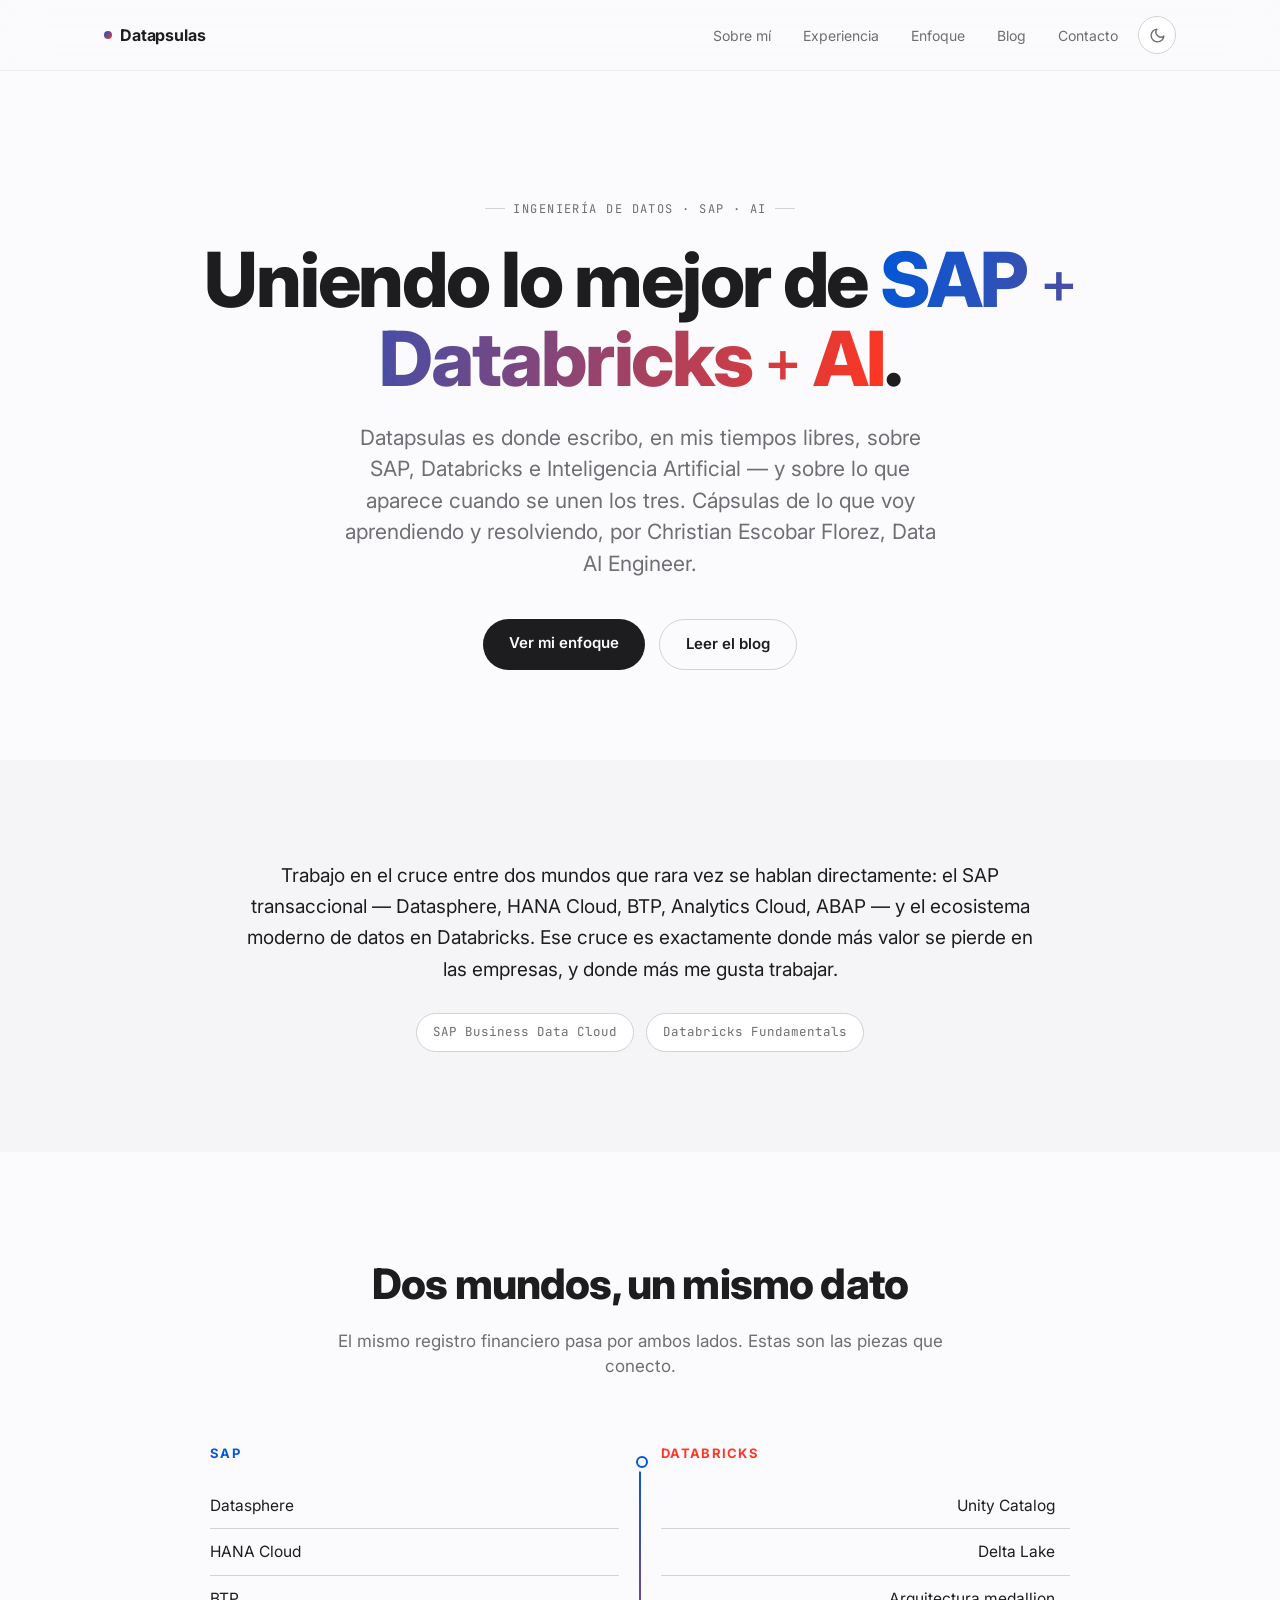
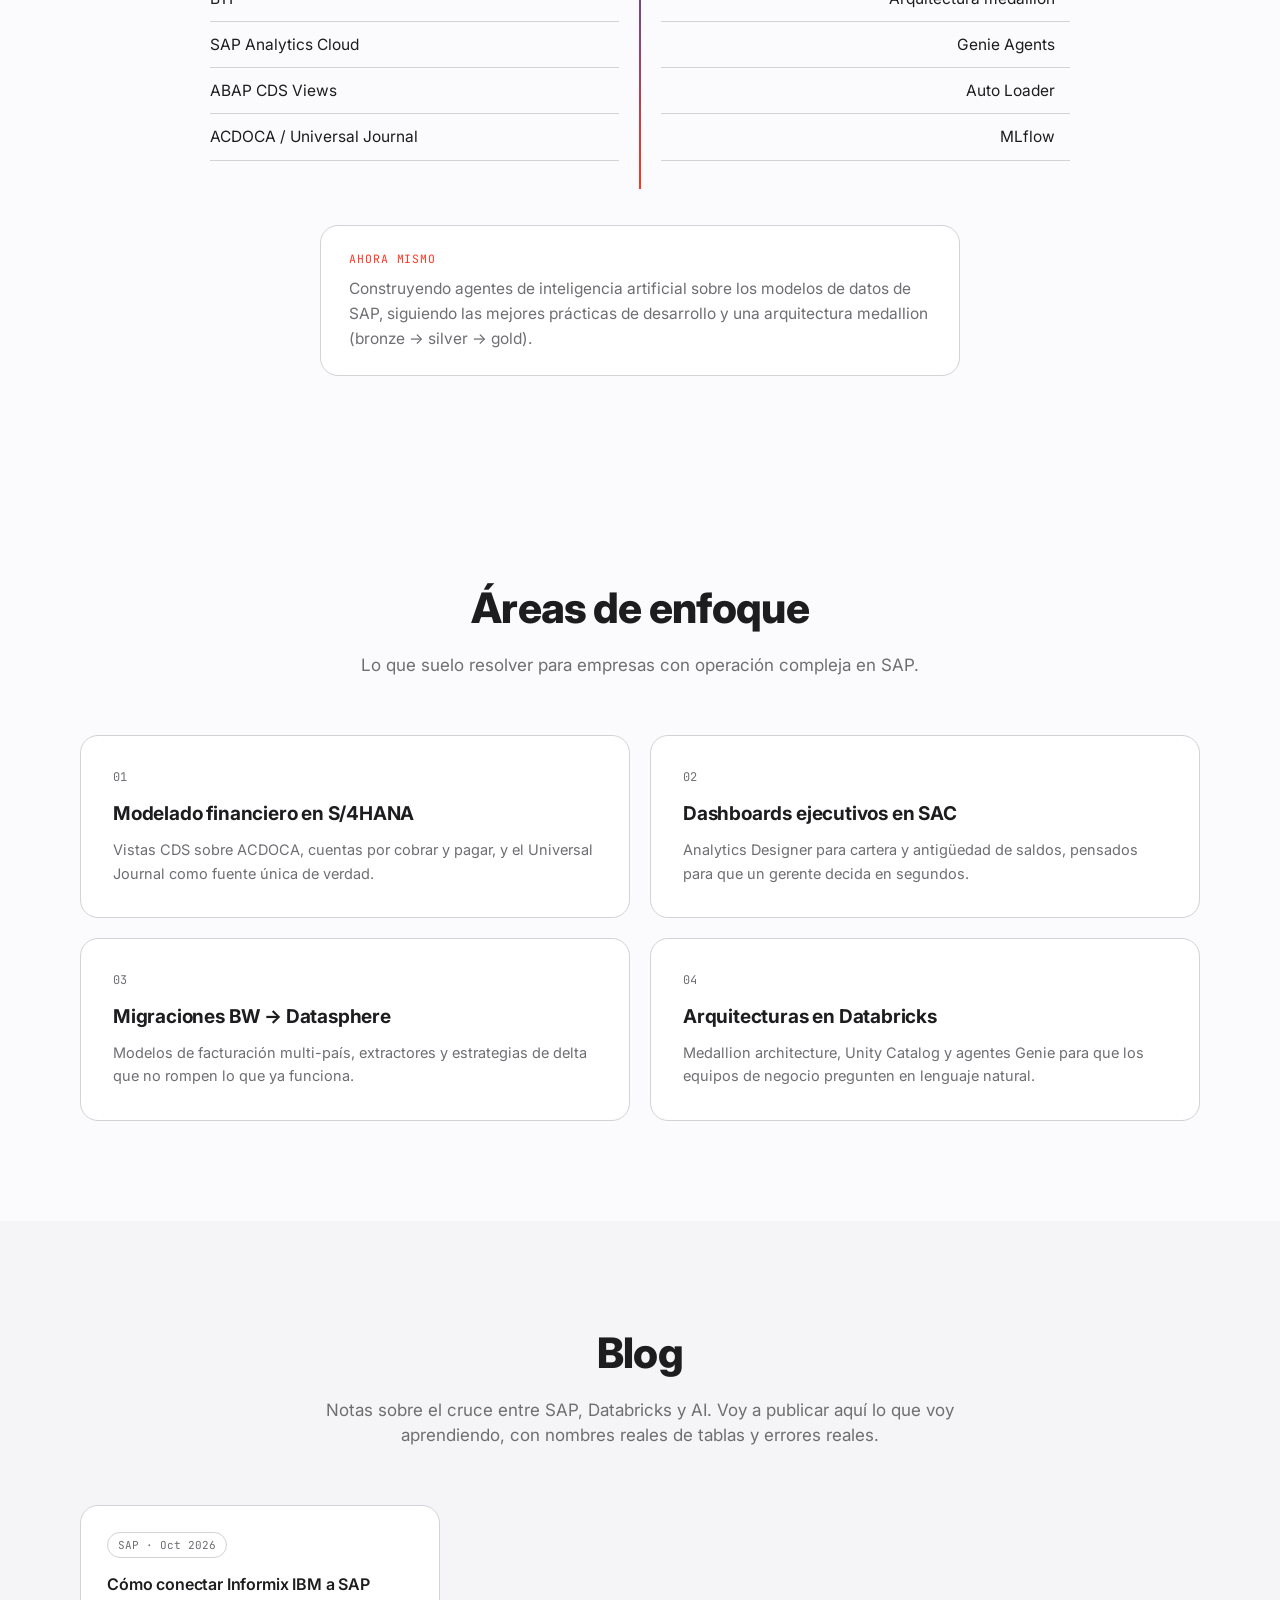
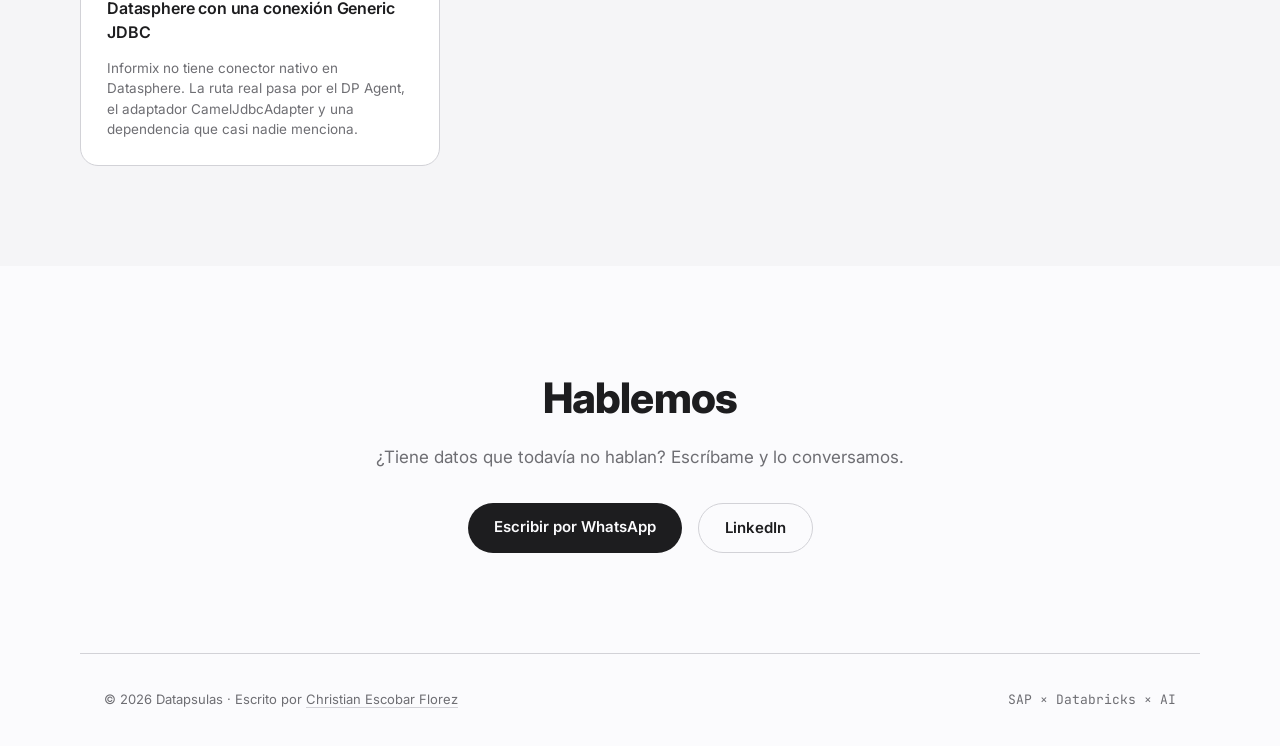
<file: index.html>
<!DOCTYPE html>
<html lang="es">
<head>
<meta charset="UTF-8">
<meta name="viewport" content="width=device-width, initial-scale=1.0">
<title>Datapsulas — SAP + Databricks + AI</title>
<meta name="description" content="Datapsulas: cápsulas sobre SAP, Databricks e Inteligencia Artificial. Notas de lo que voy aprendiendo al unir esos tres mundos, escritas por Christian Escobar Florez.">
<link rel="canonical" href="https://datapsulas.vercel.app/">
<meta property="og:type" content="website">
<meta property="og:site_name" content="Datapsulas">
<meta property="og:locale" content="es_ES">
<meta property="og:url" content="https://datapsulas.vercel.app/">
<meta property="og:title" content="Datapsulas — SAP + Databricks + AI">
<meta property="og:description" content="Cápsulas sobre SAP, Databricks e Inteligencia Artificial. Notas de lo que voy aprendiendo al unir esos tres mundos.">
<meta property="og:image" content="https://datapsulas.vercel.app/assets/img/datasphere-informix-conexion.png">
<meta name="twitter:card" content="summary_large_image">
<script type="application/ld+json">
{
  "@context": "https://schema.org",
  "@graph": [
    {
      "@type": "WebSite",
      "@id": "https://datapsulas.vercel.app/#website",
      "url": "https://datapsulas.vercel.app/",
      "name": "Datapsulas",
      "description": "Cápsulas sobre SAP, Databricks e Inteligencia Artificial.",
      "inLanguage": "es",
      "publisher": { "@id": "https://datapsulas.vercel.app/#person" }
    },
    {
      "@type": "Person",
      "@id": "https://datapsulas.vercel.app/#person",
      "name": "Christian Escobar Florez",
      "url": "https://datapsulas.vercel.app/",
      "jobTitle": "Ingeniero de datos",
      "knowsAbout": ["SAP Datasphere", "SAP HANA Cloud", "Databricks", "Ingeniería de datos", "Inteligencia Artificial"],
      "sameAs": ["https://www.linkedin.com/in/chrisescobarflorezdata/"]
    }
  ]
}
</script>
<link rel="preconnect" href="https://fonts.googleapis.com">
<link rel="preconnect" href="https://fonts.gstatic.com" crossorigin>
<link href="https://fonts.googleapis.com/css2?family=Inter:wght@400;500;600;700;800&family=JetBrains+Mono:wght@400;500&display=swap" rel="stylesheet">
<meta name="color-scheme" content="light dark">
<link rel="stylesheet" href="assets/css/styles.css">
<!-- Sincrono y antes del <body>: evita el destello blanco al cargar en modo oscuro -->
<script src="assets/js/theme.js"></script>
</head>
<body>

<header>
  <nav>
    <a class="brand" href="index.html"><span class="brand-dot"></span> Datapsulas</a>
    <div class="nav-links">
      <a href="#about">Sobre mí</a>
      <a href="#expertise">Experiencia</a>
      <a href="#work">Enfoque</a>
      <a href="#blog">Blog</a>
      <a href="#contact">Contacto</a>
    </div>
    <button id="theme-toggle" class="theme-toggle" type="button" aria-label="Cambiar de tema">
      <svg class="icon-moon" viewBox="0 0 24 24" fill="none" stroke="currentColor" stroke-width="2" stroke-linecap="round" stroke-linejoin="round" aria-hidden="true">
        <path d="M21 12.79A9 9 0 1 1 11.21 3 7 7 0 0 0 21 12.79z"></path>
      </svg>
      <svg class="icon-sun" viewBox="0 0 24 24" fill="none" stroke="currentColor" stroke-width="2" stroke-linecap="round" stroke-linejoin="round" aria-hidden="true">
        <circle cx="12" cy="12" r="4"></circle>
        <path d="M12 2v2M12 20v2M4.93 4.93l1.41 1.41M17.66 17.66l1.41 1.41M2 12h2M20 12h2M6.34 17.66l-1.41 1.41M19.07 4.93l-1.41 1.41"></path>
      </svg>
    </button>
  </nav>
</header>

<main>
  <!-- HERO -->
  <section class="hero">
    <span class="eyebrow mono">Ingeniería de datos · SAP · AI</span>
    <h1>Uniendo lo mejor de <span class="grad">SAP <span class="plus">+</span> Databricks <span class="plus">+</span> AI</span>.</h1>
    <p class="lead">Datapsulas es donde escribo, en mis tiempos libres, sobre SAP, Databricks e Inteligencia Artificial — y sobre lo que aparece cuando se unen los tres. Cápsulas de lo que voy aprendiendo y resolviendo, por Christian Escobar Florez, Data AI Engineer.</p>
    <div class="cta-row">
      <a href="#work" class="btn btn-primary">Ver mi enfoque</a>
      <a href="#blog" class="btn btn-secondary">Leer el blog</a>
    </div>
  </section>

  <!-- ABOUT -->
  <section id="about">
    <div class="about-grid reveal">
      <p>Trabajo en el cruce entre dos mundos que rara vez se hablan directamente: el SAP transaccional — Datasphere, HANA Cloud, BTP, Analytics Cloud, ABAP — y el ecosistema moderno de datos en Databricks. Ese cruce es exactamente donde más valor se pierde en las empresas, y donde más me gusta trabajar.</p>
      <div class="badges">
        <span class="badge">SAP Business Data Cloud</span>
        <span class="badge">Databricks Fundamentals</span>
      </div>
    </div>
  </section>

  <!-- EXPERTISE / BRIDGE -->
  <section id="expertise">
    <div class="section-head reveal">
      <h2>Dos mundos, un mismo dato</h2>
      <p>El mismo registro financiero pasa por ambos lados. Estas son las piezas que conecto.</p>
    </div>
    <div class="bridge reveal">
      <div class="stack-col sap">
        <h3>SAP</h3>
        <ul>
          <li><a href="https://www.sap.com/products/data-cloud/datasphere.html" target="_blank" rel="noopener">Datasphere</a></li>
          <li><a href="https://www.sap.com/products/data-cloud/hana.html" target="_blank" rel="noopener">HANA Cloud</a></li>
          <li><a href="https://www.sap.com/products/technology-platform.html" target="_blank" rel="noopener">BTP</a></li>
          <li><a href="https://www.sap.com/products/data-cloud/cloud-analytics.html" target="_blank" rel="noopener">SAP Analytics Cloud</a></li>
          <li><a href="https://help.sap.com/docs/abap-cloud/abap-data-models/abap-core-data-services-abap-cds" target="_blank" rel="noopener">ABAP CDS Views</a></li>
          <li><a href="https://help.sap.com/docs/SAP_S4HANA_ON-PREMISE_UPA/e55549ee96814207af9232a7688dd64a/8b8e5695c4dc4749a706f9fa2f6bda92.html" target="_blank" rel="noopener">ACDOCA / Universal Journal</a></li>
        </ul>
      </div>
      <div class="bridge-line"></div>
      <div class="stack-col dbx">
        <h3>Databricks</h3>
        <ul>
          <li><a href="https://www.databricks.com/product/unity-catalog" target="_blank" rel="noopener">Unity Catalog</a></li>
          <li><a href="https://delta.io/" target="_blank" rel="noopener">Delta Lake</a></li>
          <li><a href="https://www.databricks.com/glossary/medallion-architecture" target="_blank" rel="noopener">Arquitectura medallion</a></li>
          <li><a href="https://www.databricks.com/product/ai-bi/genie" target="_blank" rel="noopener">Genie Agents</a></li>
          <li><a href="https://docs.databricks.com/aws/en/ingestion/cloud-object-storage/auto-loader/" target="_blank" rel="noopener">Auto Loader</a></li>
          <li><a href="https://mlflow.org/" target="_blank" rel="noopener">MLflow</a></li>
        </ul>
      </div>
    </div>
    <div class="now-card reveal">
      <span class="tag">Ahora mismo</span>
      <p>Construyendo agentes de inteligencia artificial sobre los modelos de datos de SAP, siguiendo las mejores prácticas de desarrollo y una arquitectura medallion (bronze → silver → gold).</p>
    </div>
  </section>

  <!-- WORK / FOCUS AREAS -->
  <section id="work">
    <div class="section-head reveal">
      <h2>Áreas de enfoque</h2>
      <p>Lo que suelo resolver para empresas con operación compleja en SAP.</p>
    </div>
    <div class="cards">
      <div class="card reveal">
        <span class="num mono">01</span>
        <h3>Modelado financiero en S/4HANA</h3>
        <p>Vistas CDS sobre ACDOCA, cuentas por cobrar y pagar, y el Universal Journal como fuente única de verdad.</p>
      </div>
      <div class="card reveal">
        <span class="num mono">02</span>
        <h3>Dashboards ejecutivos en SAC</h3>
        <p>Analytics Designer para cartera y antigüedad de saldos, pensados para que un gerente decida en segundos.</p>
      </div>
      <div class="card reveal">
        <span class="num mono">03</span>
        <h3>Migraciones BW → Datasphere</h3>
        <p>Modelos de facturación multi-país, extractores y estrategias de delta que no rompen lo que ya funciona.</p>
      </div>
      <div class="card reveal">
        <span class="num mono">04</span>
        <h3>Arquitecturas en Databricks</h3>
        <p>Medallion architecture, Unity Catalog y agentes Genie para que los equipos de negocio pregunten en lenguaje natural.</p>
      </div>
    </div>
  </section>

  <!-- BLOG -->
  <section id="blog">
    <div class="section-head reveal">
      <h2>Blog</h2>
      <p>Notas sobre el cruce entre SAP, Databricks y AI. Voy a publicar aquí lo que voy aprendiendo, con nombres reales de tablas y errores reales.</p>
    </div>
    <div class="blog-grid reveal" id="blog-grid" data-base="">
      <!-- Los posts se generan desde el array POSTS en assets/js/posts.js.
           El enlace de abajo es el respaldo rastreable por buscadores:
           main.js lo reemplaza por la tarjeta equivalente al cargar. -->
      <a href="blog/informix-sap-datasphere-generic-jdbc.html" class="post-card is-published">
        <span class="soon mono">SAP · Oct 2026</span>
        <h4>Cómo conectar Informix IBM a SAP Datasphere con una conexión Generic JDBC</h4>
        <p>Informix no tiene conector nativo en Datasphere. La ruta real pasa por el DP Agent, el adaptador CamelJdbcAdapter y una dependencia que casi nadie menciona.</p>
      </a>
    </div>
    <p id="blog-empty-note">Aún no hay publicaciones — la primera se agrega en <span class="mono">assets/js/posts.js</span>.</p>
  </section>

  <!-- CONTACT -->
  <section id="contact">
    <div class="reveal">
      <h2>Hablemos</h2>
      <p>¿Tiene datos que todavía no hablan? Escríbame y lo conversamos.</p>
      <div class="contact-links">
        <a href="https://wa.me/573127387847?text=Hola%20Christian%2C%20te%20escribo%20desde%20Datapsulas." class="btn btn-primary" target="_blank" rel="noopener">Escribir por WhatsApp</a>
        <a href="https://www.linkedin.com/in/chrisescobarflorezdata/" class="btn btn-secondary" target="_blank" rel="noopener">LinkedIn</a>
      </div>
    </div>
  </section>
</main>

<footer>
  <span>© <span id="year"></span> Datapsulas · Escrito por <a href="https://www.linkedin.com/in/chrisescobarflorezdata/" target="_blank" rel="noopener">Christian Escobar Florez</a></span>
  <span class="mono">SAP × Databricks × AI</span>
</footer>

<script src="assets/js/posts.js"></script>
<script src="assets/js/main.js"></script>

</body>
</html>
</file>
<file: assets/css/styles.css>
/* ============================================================
   Christian Escobar Florez — hoja de estilos principal
   Orden: tokens · base · nav · hero · secciones · about ·
          bridge · work · blog · contact · footer · animaciones
   ============================================================ */

/* ---------- TOKENS ---------- */
/* Modo claro (por defecto). Todo color de la pagina sale de aqui:
   para cambiar el tema no hay que tocar ninguna otra regla. */
:root{
  --bg:#fbfbfd;
  --bg-alt:#f5f5f7;
  --ink:#1d1d1f;
  --ink-soft:#6e6e73;
  --line:#d2d2d7;
  --sap:#0057d9;
  --dbx:#ff3621;
  --card:#ffffff;
  --header-bg:rgba(251,251,253,0.8);
  --header-line:rgba(0,0,0,0.06);
  --shadow-soft:rgba(0,0,0,0.08);
  --shadow-strong:rgba(0,0,0,0.18);
  --radius:18px;
  --max:1120px;
}

/* Modo oscuro: azul y rojo mas luminosos para que contrasten sobre fondo
   oscuro (los originales #0057d9 / #ff3621 quedan ilegibles ahi). */
:root[data-theme="dark"]{
  --bg:#0d0d11;
  --bg-alt:#15151b;
  --ink:#f5f5f7;
  --ink-soft:#9b9ba1;
  --line:#2b2b33;
  --sap:#4d94ff;
  --dbx:#ff6a52;
  --card:#16161d;
  --header-bg:rgba(13,13,17,0.8);
  --header-line:rgba(255,255,255,0.08);
  --shadow-soft:rgba(0,0,0,0.5);
  --shadow-strong:rgba(0,0,0,0.6);
}

/* Sin JS o antes de que el visitante elija: se respeta el sistema operativo.
   El :not([data-theme="light"]) deja que una eleccion manual gane. */
@media (prefers-color-scheme: dark){
  :root:not([data-theme="light"]){
    --bg:#0d0d11;
    --bg-alt:#15151b;
    --ink:#f5f5f7;
    --ink-soft:#9b9ba1;
    --line:#2b2b33;
    --sap:#4d94ff;
    --dbx:#ff6a52;
    --card:#16161d;
    --header-bg:rgba(13,13,17,0.8);
    --header-line:rgba(255,255,255,0.08);
    --shadow-soft:rgba(0,0,0,0.5);
    --shadow-strong:rgba(0,0,0,0.6);
  }
}

/* ---------- BASE ---------- */
*{box-sizing:border-box; margin:0; padding:0;}
html{scroll-behavior:smooth;}
body{
  font-family:'Inter', -apple-system, BlinkMacSystemFont, 'Segoe UI', sans-serif;
  background:var(--bg);
  color:var(--ink);
  -webkit-font-smoothing:antialiased;
  line-height:1.5;
  transition:background .3s ease, color .3s ease;
}
a{color:inherit; text-decoration:none;}
.mono{font-family:'JetBrains Mono', monospace;}
.wrap{max-width:var(--max); margin:0 auto; padding:0 24px;}

@media (prefers-reduced-motion: reduce){
  *{animation-duration:0.001ms !important; animation-iteration-count:1 !important; transition-duration:0.001ms !important; scroll-behavior:auto !important;}
}

/* ---------- NAV ---------- */
header{
  position:sticky; top:0; z-index:50;
  background:var(--header-bg);
  backdrop-filter:saturate(180%) blur(20px);
  -webkit-backdrop-filter:saturate(180%) blur(20px);
  border-bottom:1px solid var(--header-line);
}
nav{
  display:flex; align-items:center; justify-content:space-between; gap:20px;
  padding:16px 24px; max-width:var(--max); margin:0 auto;
}
.brand{font-weight:700; font-size:16px; letter-spacing:-0.01em; display:flex; align-items:center; gap:8px;}
.brand-dot{width:8px; height:8px; border-radius:50%; background:linear-gradient(135deg, var(--sap), var(--dbx));}
/* margin-left:auto mantiene los enlaces a la derecha, junto al boton de tema
   (sin esto, el boton como tercer hijo del flex los dejaria centrados) */
.nav-links{display:flex; gap:32px; font-size:14px; color:var(--ink-soft); margin-left:auto;}
.nav-links a{transition:color .2s;}
.nav-links a:hover{color:var(--ink);}
.nav-links a:focus-visible, a:focus-visible, button:focus-visible{outline:2px solid var(--sap); outline-offset:3px; border-radius:4px;}
@media (max-width:640px){ .nav-links{display:none;} }

/* ---------- BOTON DE TEMA ---------- */
/* Vive fuera de .nav-links a proposito: esos se ocultan en movil
   y el cambio de tema debe seguir disponible en el celular. */
.theme-toggle{
  display:inline-flex; align-items:center; justify-content:center;
  width:38px; height:38px; flex:0 0 auto;
  border:1px solid var(--line); border-radius:50%;
  background:var(--card); color:var(--ink-soft);
  cursor:pointer; transition:color .2s, border-color .2s, transform .2s;
}
.theme-toggle:hover{color:var(--ink); border-color:var(--ink-soft); transform:translateY(-1px);}
.theme-toggle svg{width:17px; height:17px; display:block;}
/* Se muestra el icono del tema al que se va a cambiar, no el actual */
.theme-toggle .icon-sun{display:none;}
:root[data-theme="dark"] .theme-toggle .icon-sun{display:block;}
:root[data-theme="dark"] .theme-toggle .icon-moon{display:none;}
@media (prefers-color-scheme: dark){
  :root:not([data-theme="light"]) .theme-toggle .icon-sun{display:block;}
  :root:not([data-theme="light"]) .theme-toggle .icon-moon{display:none;}
}

/* ---------- HERO ---------- */
.hero{
  padding:120px 24px 90px;
  text-align:center;
}
.eyebrow{
  display:inline-flex; align-items:center; gap:8px;
  font-size:12px; letter-spacing:0.12em; text-transform:uppercase;
  color:var(--ink-soft); margin-bottom:22px;
}
.eyebrow::before, .eyebrow::after{content:''; width:20px; height:1px; background:var(--line);}
h1{
  font-size:clamp(38px, 6.2vw, 76px);
  font-weight:800;
  letter-spacing:-0.03em;
  line-height:1.04;
  max-width:920px;
  margin:0 auto 24px;
}
h1 .grad{
  background:linear-gradient(100deg, var(--sap), var(--dbx));
  -webkit-background-clip:text;
  background-clip:text;
  color:transparent;
}
/* Los "+" del titular: más livianos para que respiren entre las tres palabras */
h1 .plus{font-weight:500; font-size:0.78em; vertical-align:0.06em;}
.hero p.lead{
  font-size:clamp(17px, 2vw, 21px);
  color:var(--ink-soft);
  max-width:600px;
  margin:0 auto 40px;
}
.cta-row{display:flex; gap:14px; justify-content:center; flex-wrap:wrap;}
.btn{
  display:inline-block; padding:13px 26px; border-radius:980px;
  font-size:15px; font-weight:600; transition:transform .2s, box-shadow .2s, background .2s;
}
.btn-primary{background:var(--ink); color:var(--bg);}
.btn-primary:hover{transform:translateY(-1px); box-shadow:0 8px 20px var(--shadow-strong);}
.btn-secondary{background:transparent; color:var(--ink); border:1px solid var(--line);}
.btn-secondary:hover{background:var(--bg-alt);}

/* ---------- SECCIONES (compartido) ---------- */
section{padding:100px 24px;}
.section-head{max-width:640px; margin:0 auto 56px; text-align:center;}
.section-head h2{font-size:clamp(28px,4vw,42px); font-weight:800; letter-spacing:-0.02em; margin-bottom:14px;}
.section-head p{color:var(--ink-soft); font-size:17px;}

/* ---------- ABOUT ---------- */
#about{background:var(--bg-alt);}
.about-grid{
  max-width:800px; margin:0 auto; text-align:center;
}
.about-grid p{font-size:19px; color:var(--ink); line-height:1.65; margin-bottom:28px;}
.badges{display:flex; gap:12px; justify-content:center; flex-wrap:wrap; margin-top:8px;}
.badge{
  font-family:'JetBrains Mono', monospace; font-size:12.5px;
  padding:9px 16px; border-radius:980px; border:1px solid var(--line);
  background:var(--card); color:var(--ink-soft);
}

/* ---------- BRIDGE / EXPERTISE ---------- */
.bridge{
  display:grid; grid-template-columns:1fr auto 1fr; gap:0; align-items:start;
  max-width:900px; margin:0 auto;
}
.stack-col{padding:8px 20px;}
.stack-col h3{
  font-size:13px; letter-spacing:0.1em; text-transform:uppercase;
  margin-bottom:20px; display:flex; align-items:center; gap:10px;
}
.stack-col.sap h3{color:var(--sap);}
.stack-col.dbx h3{color:var(--dbx);}
.stack-col ul{list-style:none;}
.stack-col li{
  font-size:15.5px; border-bottom:1px solid var(--line);
  color:var(--ink);
}
/* Cada item enlaza a la plataforma oficial: toda la fila es clickeable */
.stack-col li a{
  display:block; padding:11px 0;
  transition:color .2s;
}
.stack-col li a::after{
  content:"\2197"; font-size:0.72em; margin-left:6px;
  opacity:0; transition:opacity .2s;
}
.stack-col li a:hover::after, .stack-col li a:focus-visible::after{opacity:0.7;}
.stack-col.sap li a:hover{color:var(--sap);}
.stack-col.dbx li a:hover{color:var(--dbx);}
.stack-col.dbx{text-align:right;}
.bridge-line{
  width:2px; background:linear-gradient(180deg, var(--sap), var(--dbx));
  position:relative; margin-top:20px; min-height:100%;
  overflow:visible;
}
.bridge-line::after{
  content:''; position:absolute; left:50%; top:0;
  width:8px; height:8px; margin-left:-4px; border-radius:50%;
  background:var(--card); border:2px solid var(--sap);
  box-shadow:0 0 0 4px var(--bg);
  animation:travel 3.6s ease-in-out infinite;
}
@keyframes travel{
  0%{top:0%; border-color:var(--sap);}
  50%{top:96%; border-color:var(--dbx);}
  100%{top:0%; border-color:var(--sap);}
}
@media (max-width:720px){
  .bridge{grid-template-columns:1fr; gap:32px;}
  .stack-col.dbx{text-align:left;}
  .bridge-line{display:none;}
}

.now-card{
  max-width:640px; margin:56px auto 0; padding:24px 28px;
  border:1px solid var(--line); border-radius:var(--radius); background:var(--card);
}
.now-card .tag{
  font-family:'JetBrains Mono', monospace; font-size:11.5px; color:var(--dbx);
  letter-spacing:0.08em; text-transform:uppercase; margin-bottom:10px; display:block;
}
.now-card p{font-size:15.5px; color:var(--ink-soft); line-height:1.6;}

/* ---------- WORK ---------- */
.cards{
  display:grid; grid-template-columns:repeat(2, 1fr); gap:20px; max-width:var(--max); margin:0 auto;
}
@media (max-width:760px){ .cards{grid-template-columns:1fr;} }
.card{
  background:var(--card); border:1px solid var(--line); border-radius:var(--radius);
  padding:32px; transition:transform .25s, box-shadow .25s;
}
.card:hover{transform:translateY(-3px); box-shadow:0 12px 30px var(--shadow-soft);}
.card .num{font-family:'JetBrains Mono', monospace; font-size:12px; color:var(--ink-soft); margin-bottom:14px; display:block;}
.card h3{font-size:19px; font-weight:700; margin-bottom:10px; letter-spacing:-0.01em;}
.card p{font-size:14.5px; color:var(--ink-soft); line-height:1.6;}

/* ---------- BLOG ---------- */
#blog{background:var(--bg-alt);}
.blog-grid{display:grid; grid-template-columns:repeat(3, 1fr); gap:20px; max-width:var(--max); margin:0 auto;}
@media (max-width:900px){ .blog-grid{grid-template-columns:1fr;} }
.post-card{
  background:var(--card); border:1px dashed var(--line); border-radius:var(--radius);
  padding:26px; display:flex; flex-direction:column; gap:14px; min-height:180px;
}
/* Los posts publicados usan borde sólido; los borradores, punteado */
.post-card.is-published{border-style:solid;}
.post-card .soon{
  align-self:flex-start; font-family:'JetBrains Mono', monospace; font-size:11px;
  color:var(--ink-soft); border:1px solid var(--line); padding:4px 10px; border-radius:980px;
}
.post-card h4{font-size:16px; font-weight:600; letter-spacing:-0.01em;}
.post-card p{font-size:13.5px; color:var(--ink-soft);}
#blog-empty-note{
  display:none; max-width:640px; margin:44px auto 0; text-align:center; font-size:14px; color:var(--ink-soft);
}

/* ---------- CONTACT ---------- */
#contact{text-align:center;}
#contact h2{font-size:clamp(28px,4vw,42px); font-weight:800; letter-spacing:-0.02em; margin-bottom:16px;}
#contact p{color:var(--ink-soft); font-size:17px; margin-bottom:32px;}
.contact-links{display:flex; gap:16px; justify-content:center; flex-wrap:wrap;}

/* ---------- FOOTER ---------- */
footer{
  padding:36px 24px; border-top:1px solid var(--line);
  display:flex; justify-content:space-between; align-items:center; flex-wrap:wrap; gap:12px;
  max-width:var(--max); margin:0 auto; font-size:13px; color:var(--ink-soft);
}
/* La firma del autor en el footer: enlace discreto, no un boton */
footer a{border-bottom:1px solid var(--line); transition:color .2s, border-color .2s;}
footer a:hover{color:var(--ink); border-bottom-color:var(--ink-soft);}

/* ---------- ANIMACIONES ---------- */
.reveal{opacity:0; transform:translateY(16px); transition:opacity .7s ease, transform .7s ease;}
.reveal.in{opacity:1; transform:translateY(0);}
</file>
